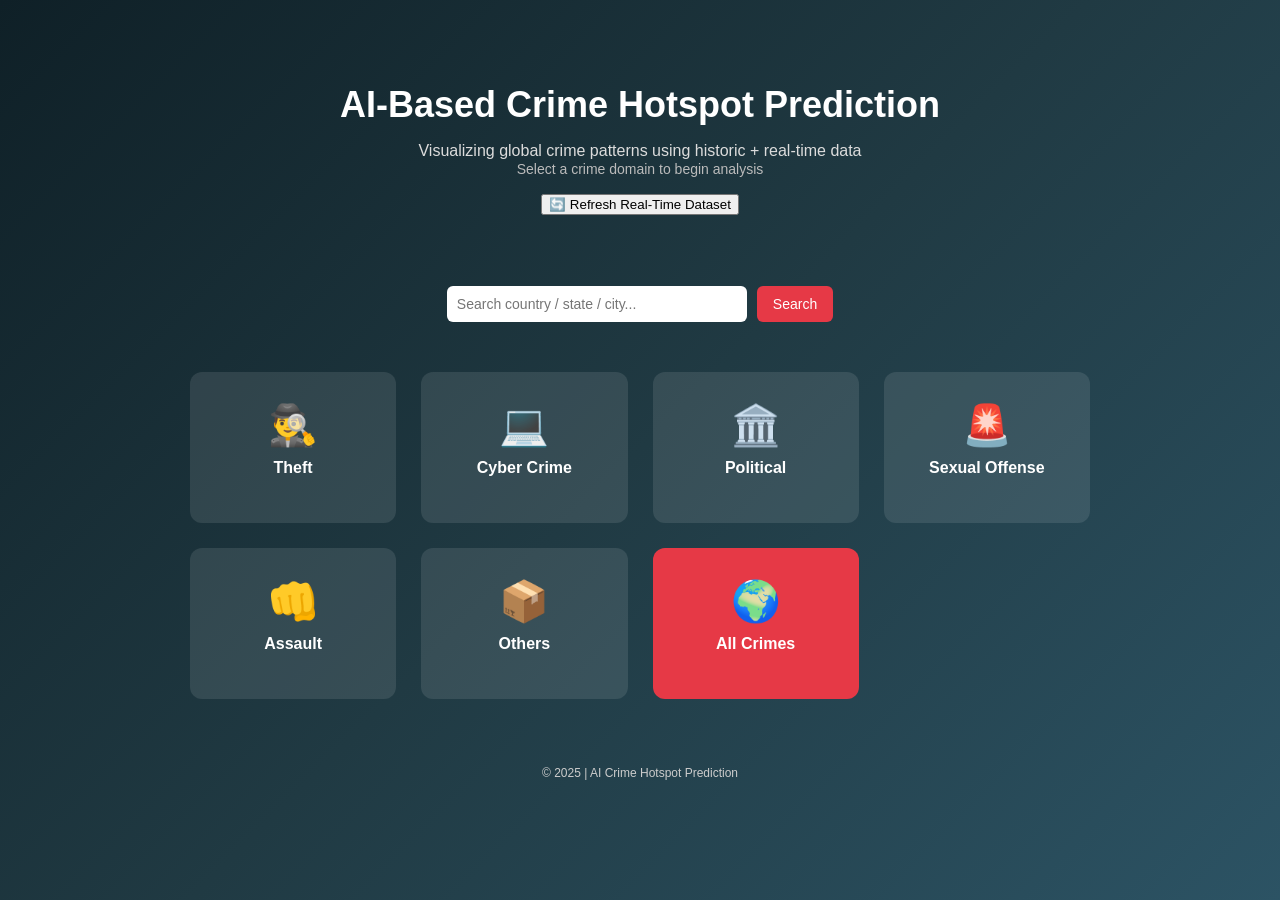
<file: index.html>
<!DOCTYPE html>
<html lang="en">
<head>
  <meta charset="UTF-8">
  <title>AI Crime Hotspot Prediction</title>
  <link rel="stylesheet" href="css/style.css">
</head>

<body class="home-body">

<!-- ================= HERO ================= -->
<div class="hero">
  <h1>AI-Based Crime Hotspot Prediction</h1>
  <p>
    Visualizing global crime patterns using historic + real-time data  
    <br>
    <span>Select a crime domain to begin analysis</span>
  </p>

  <!-- 🔄 REAL-TIME REFRESH BUTTON -->
  <button class="refresh-btn" onclick="refreshData()">
    🔄 Refresh Real-Time Dataset
  </button>

  <p id="status" style="margin-top:10px;"></p>
</div>

<!-- ================= SEARCH ================= -->
<div class="search-box">
  <input type="text" id="placeSearch" placeholder="Search country / state / city..." />
  <button onclick="searchPlace()">Search</button>
</div>

<!-- ================= DOMAINS ================= -->
<div class="domain-grid">

  <div class="domain-card" onclick="selectDomain('theft')">
    🕵️‍♂️ <h3>Theft</h3>
  </div>

  <div class="domain-card" onclick="selectDomain('cybercrime')">
    💻 <h3>Cyber Crime</h3>
  </div>

  <div class="domain-card" onclick="selectDomain('political_related')">
    🏛️ <h3>Political</h3>
  </div>

  <div class="domain-card" onclick="selectDomain('sexual_offense')">
    🚨 <h3>Sexual Offense</h3>
  </div>

  <div class="domain-card" onclick="selectDomain('assault')">
    👊 <h3>Assault</h3>
  </div>

  <div class="domain-card" onclick="selectDomain('OTHERS')">
    📦 <h3>Others</h3>
  </div>

  <div class="domain-card all" onclick="selectDomain('ALL')">
    🌍 <h3>All Crimes</h3>
  </div>

</div>

<footer>
  <p>© 2025 | AI Crime Hotspot Prediction</p>
</footer>

<!-- ================= SCRIPTS ================= -->
<script src="js/domains.js"></script>

<script>
function refreshData() {
  const status = document.getElementById("status");
  status.innerText = "Updating real-time dataset...";

  fetch("http://127.0.0.1:8000/refresh-data", {
    method: "POST"
  })
  .then(res => res.json())
  .then(data => {
    status.innerText = data.message;
  })
  .catch(err => {
    console.error(err);
    status.innerText = "❌ Error updating dataset";
  });
}
</script>

</body>
</html>
</file>
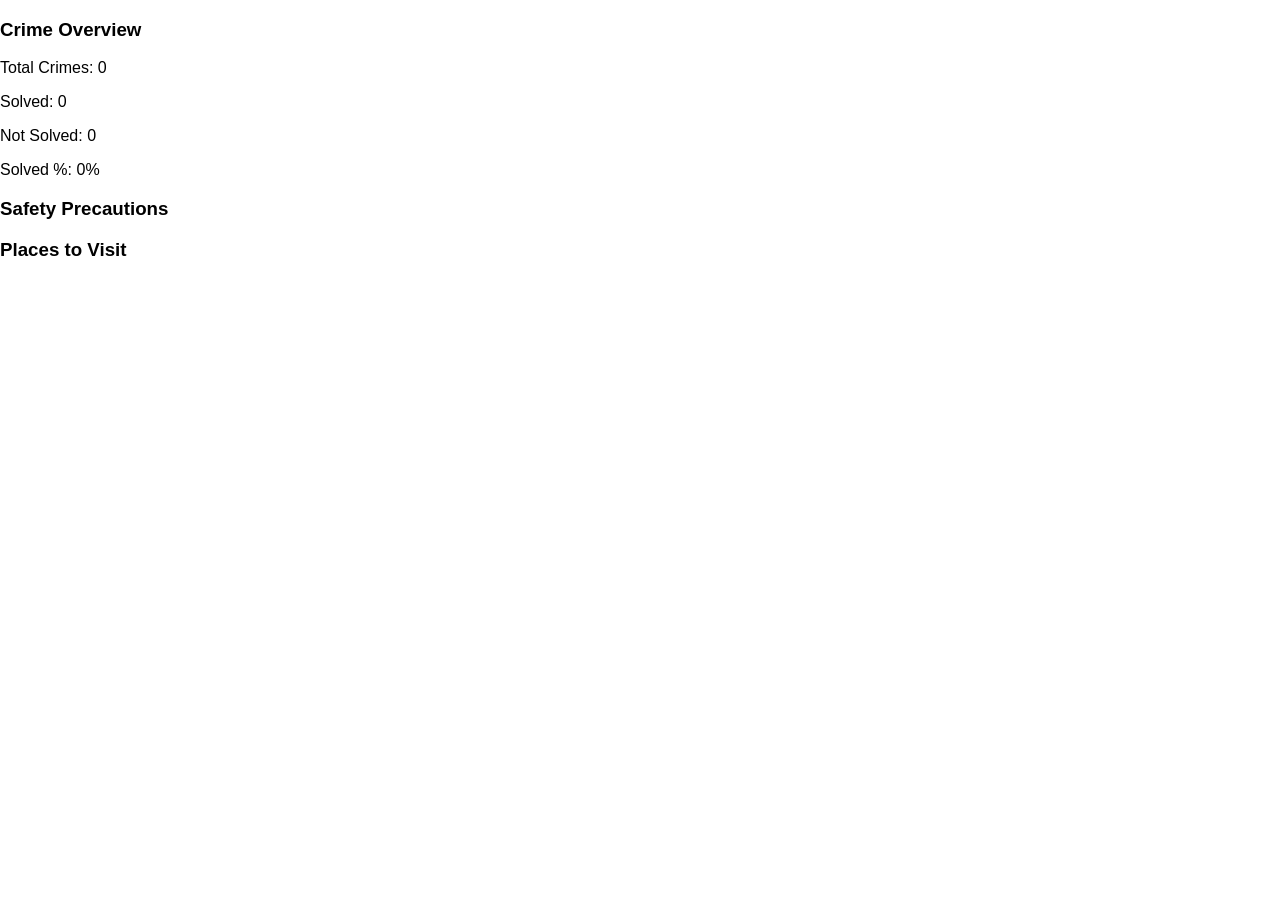
<file: place.html>
<!DOCTYPE html>
<html lang="en">
<head>
  <meta charset="UTF-8">
  <title>Place Details</title>
  <link rel="stylesheet" href="css/style.css">
</head>
<body>

<h2 id="placeTitle"></h2>

<div class="place-container">

  <div class="place-box">
    <h3>Crime Overview</h3>
    <p>Total Crimes: <span id="p_total">0</span></p>
    <p>Solved: <span id="p_solved">0</span></p>
    <p>Not Solved: <span id="p_unsolved">0</span></p>
    <p>Solved %: <span id="p_percent">0</span>%</p>
  </div>

  <div class="place-box">
    <h3>Safety Precautions</h3>
    <ul id="safetyList"></ul>
  </div>

  <div class="place-box">
    <h3>Places to Visit</h3>
    <ul id="visitList"></ul>
  </div>

</div>

<script src="js/dataProcessor.js"></script>
<script src="js/place.js"></script>
</body>
</html>
</file>
<file: css/style.css>
body {
  margin: 0;
  font-family: Arial, sans-serif;
}

h2 {
  text-align: center;
  margin: 10px 0;
}

/* MAIN LAYOUT */
.main-container {
  display: flex;
  height: calc(100vh - 60px);
}

/* MAP */
#map {
  flex: 3;
  height: 100%;
}

/* DASHBOARD */
.dashboard {
  flex: 1;
  background: #f9f9f9;
  padding: 10px;
  overflow-y: auto;
  border-left: 2px solid #ddd;
}

/* TABLE */
.table-panel {
  background: #fff;
  padding: 10px;
  margin-bottom: 15px;
  border-radius: 6px;
}

table {
  width: 100%;
  border-collapse: collapse;
}

th, td {
  padding: 6px;
  border-bottom: 1px solid #ddd;
  text-align: left;
}

th {
  background: #f2f2f2;
}

/* ANALYSIS */
.analysis-container {
  display: flex;
  flex-direction: column;
  gap: 12px;
}

.analysis-box {
  background: white;
  padding: 10px;
  border-radius: 6px;
  border-left: 6px solid #999;
}

.analysis-box.historic {
  border-color: #1f77b4;
}

.analysis-box.realtime {
  border-color: #2ca02c;
}

.analysis-box.overall {
  border-color: #d62728;
}
#countryMap {
  height: 90vh;
  width: 100%;
}
.back-btn {
  position: absolute;
  top: 15px;
  left: 15px;
  padding: 8px 12px;
  background: #1d3557;
  color: white;
  border: none;
  border-radius: 4px;
  cursor: pointer;
  z-index: 1000;
}

.back-btn:hover {
  background: #457b9d;
}

#countryMap {
  height: 85vh;
  width: 100%;
}
/* ---------- HOME PAGE ---------- */

.home-body {
  margin: 0;
  min-height: 100vh;
  background: linear-gradient(135deg, #0f2027, #203a43, #2c5364);
  font-family: "Segoe UI", sans-serif;
  color: white;
  text-align: center;
}

.hero {
  padding: 60px 20px 30px;
}

.hero h1 {
  font-size: 36px;
  margin-bottom: 10px;
}

.hero p {
  font-size: 16px;
  color: #dcdcdc;
}

.hero span {
  font-size: 14px;
  color: #bbbbbb;
}

.domain-grid {
  display: grid;
  grid-template-columns: repeat(auto-fit, minmax(180px, 1fr));
  gap: 25px;
  padding: 40px;
  max-width: 900px;
  margin: auto;
}

.domain-card {
  background: rgba(255, 255, 255, 0.1);
  border-radius: 12px;
  padding: 30px 10px;
  cursor: pointer;
  transition: all 0.3s ease;
  font-size: 40px;
}

.domain-card h3 {
  font-size: 16px;
  margin-top: 10px;
}

.domain-card:hover {
  transform: translateY(-8px) scale(1.03);
  background: rgba(255, 255, 255, 0.25);
}

.domain-card.all {
  background: #e63946;
}

.domain-card.all:hover {
  background: #ff4d5a;
}

footer {
  padding: 15px;
  font-size: 12px;
  color: #cccccc;
}
.country-layout {
  display: flex;
  height: calc(100vh - 60px);
}

#countryMap {
  width: 70%;
  height: 100%;
}

.country-dashboard {
  width: 30%;
  padding: 10px;
  overflow-y: auto;
  background: #f9f9f9;
}

.country-dashboard table {
  width: 100%;
  border-collapse: collapse;
  margin-bottom: 10px;
}

.country-dashboard th, td {
  border-bottom: 1px solid #ccc;
  padding: 6px;
}

.analysis-box {
  background: white;
  padding: 8px;
  margin-top: 10px;
  border-radius: 6px;
}
.search-box {
  display: flex;
  justify-content: center;
  gap: 10px;
  margin: 25px auto 10px;
}

.search-box input {
  width: 280px;
  padding: 10px;
  border-radius: 6px;
  border: none;
  outline: none;
  font-size: 14px;
}

.search-box button {
  padding: 10px 16px;
  border-radius: 6px;
  border: none;
  background: #e63946;
  color: white;
  cursor: pointer;
  font-size: 14px;
}

.search-box button:hover {
  background: #ff4d5a;
}
</file>
